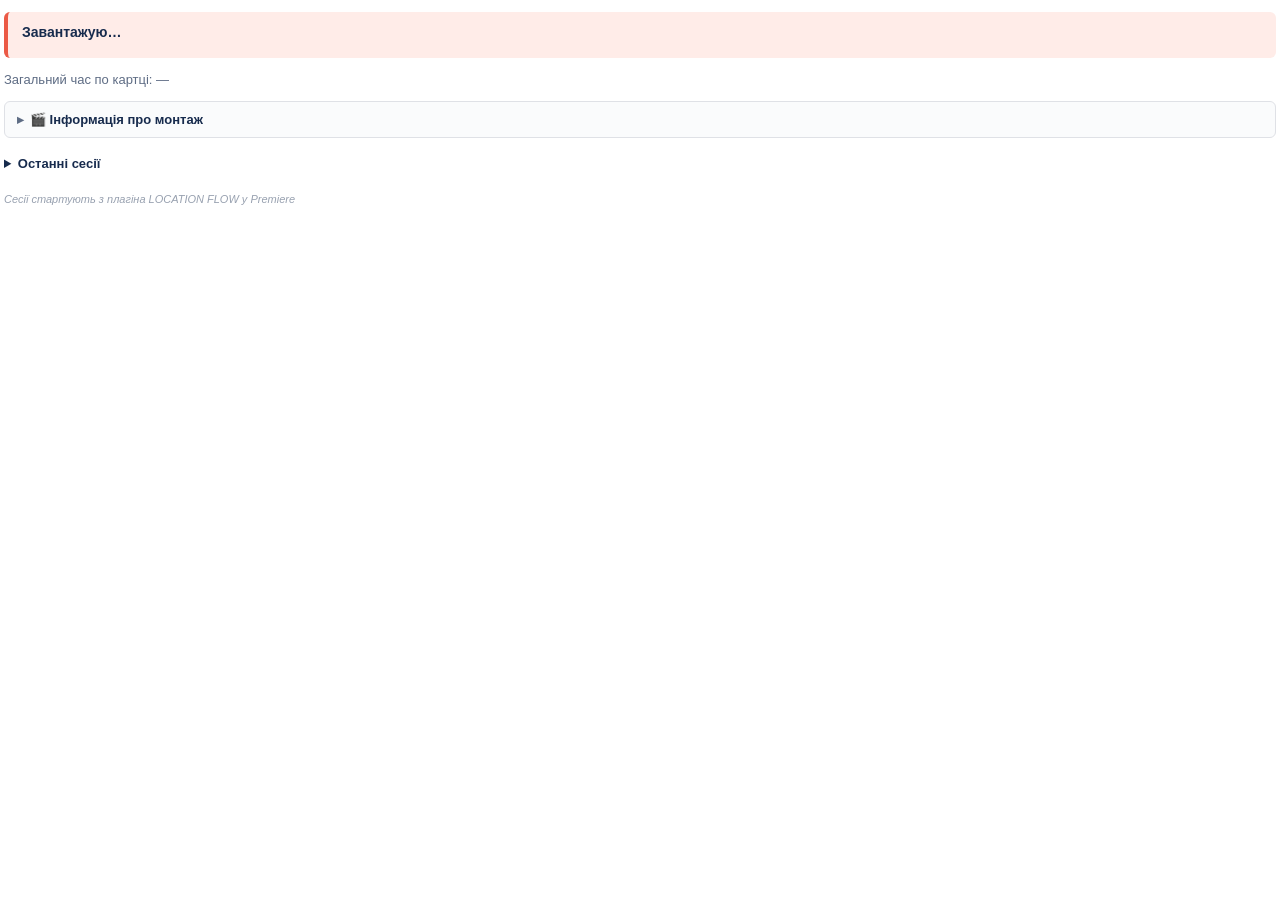
<file: section.html>
<!DOCTYPE html>
<html lang="uk">
<head>
  <meta charset="utf-8">
  <link rel="stylesheet" href="https://p.trellocdn.com/power-up.min.css">
  <script src="https://p.trellocdn.com/power-up.min.js"></script>
  <style>
    html, body {
      margin: 0;
      padding: 0;
      font-family: -apple-system, BlinkMacSystemFont, 'Segoe UI', Roboto, sans-serif;
      color: #172b4d;
      background: transparent;
    }
    #root {
      padding: 12px 4px 8px;
      display: flex;
      flex-direction: column;
      gap: 14px;
    }
    .status-card {
      display: flex;
      flex-direction: column;
      gap: 6px;
      padding: 12px 14px;
      border-radius: 6px;
      border-left: 4px solid #c1c7d0;
      background: #f4f5f7;
    }
    .status-card.working { border-left-color: #61bd4f; background: #ecf7e6; }
    .status-card.idle    { border-left-color: #f2d600; background: #fff9c4; }
    .status-card.break   { border-left-color: #f2d600; background: #fff9c4; }
    .status-card.no_work { border-left-color: #eb5a46; background: #ffece8; }

    .status-headline {
      font-size: 14px;
      font-weight: 600;
      display: flex;
      align-items: center;
      gap: 8px;
    }
    .status-detail {
      font-size: 13px;
      color: #5e6c84;
      font-variant-numeric: tabular-nums;
    }
    .status-detail b { color: #172b4d; }

    .total {
      font-size: 13px;
      color: #5e6c84;
      font-variant-numeric: tabular-nums;
    }

    summary {
      cursor: pointer;
      font-weight: 600;
      font-size: 13px;
      color: #172b4d;
      padding: 4px 0;
      user-select: none;
    }
    summary:hover { color: #0079bf; }

    ul#sessions {
      list-style: none;
      margin: 6px 0 0;
      padding: 0;
      font-size: 13px;
    }
    ul#sessions li {
      padding: 6px 0;
      border-bottom: 1px solid #ebecf0;
    }
    ul#sessions li:last-child { border-bottom: none; }
    .muted { color: #5e6c84; font-weight: 400; }

    .footer {
      margin-top: 4px;
      font-size: 11px;
      color: #97a0af;
      font-style: italic;
    }

    /* Admin-only поля (cost, тип монтажу) */
    .admin-block {
      display: none;
      flex-direction: column;
      gap: 8px;
      padding: 10px 12px;
      border: 1px solid #dfe1e6;
      border-radius: 6px;
      background: #fafbfc;
    }
    .admin-block.visible { display: flex; }
    .admin-block-title {
      font-size: 11px;
      font-weight: 600;
      color: #5e6c84;
      text-transform: uppercase;
      letter-spacing: 0.5px;
    }
    .admin-row {
      display: flex;
      gap: 8px;
      align-items: center;
    }
    .admin-row label {
      font-size: 12px;
      color: #5e6c84;
      min-width: 110px;
    }
    .admin-row input,
    .admin-row select {
      flex: 1;
      padding: 6px 8px;
      font-size: 13px;
      border: 1px solid #c1c7d0;
      border-radius: 4px;
      font-family: inherit;
      background: #fff;
      color: #172b4d;
    }
    .admin-row input:focus,
    .admin-row select:focus {
      outline: none;
      border-color: #0079bf;
    }
    .admin-saving {
      font-size: 11px;
      color: #5e6c84;
      font-style: italic;
      min-height: 14px;
    }

    .admin-warning {
      padding: 8px 10px;
      background: #fff4e0;
      border: 1px solid #ffb84d;
      border-radius: 4px;
      font-size: 11px;
      color: #5e3b00;
      line-height: 1.4;
    }
    .admin-warning b { color: #172b4d; }

    .admin-row select:disabled,
    .admin-row input:disabled {
      background: #f4f5f7;
      color: #97a0af;
      cursor: not-allowed;
      border-color: #ebecf0;
    }

    .admin-mini-btn {
      padding: 5px 10px;
      font-size: 12px;
      border: 1px solid #c1c7d0;
      border-radius: 4px;
      background: #fff;
      color: #172b4d;
      cursor: pointer;
      font-family: inherit;
      flex-shrink: 0;
    }
    .admin-mini-btn:hover { background: #ebecf0; }
    .admin-mini-btn.primary {
      background: #0079bf;
      color: #fff;
      border-color: #0079bf;
    }
    .admin-mini-btn.primary:hover { background: #026aa7; }

    .admin-new-client {
      display: flex;
      gap: 6px;
      align-items: center;
      padding: 8px;
      background: #e6f1fa;
      border: 1px solid #79b5e0;
      border-radius: 4px;
    }
    .admin-new-client[hidden] { display: none; }
    .admin-new-client input {
      flex: 1;
      padding: 6px 8px;
      font-size: 13px;
      border: 1px solid #c1c7d0;
      border-radius: 4px;
      background: #fff;
      color: #172b4d;
      font-family: inherit;
    }

    .admin-divider {
      height: 1px;
      background: #dfe1e6;
      margin: 4px 0 2px;
    }
    .admin-hint {
      font-size: 11px;
      color: #97a0af;
      font-style: italic;
      flex-shrink: 0;
      min-width: 60px;
    }


    .edit-info {
      padding: 8px 12px;
      border: 1px solid #dfe1e6;
      border-radius: 6px;
      background: #fafbfc;
    }
    .edit-info[hidden] { display: none; }
    .edit-info > summary {
      cursor: pointer;
      font-weight: 600;
      font-size: 13px;
      color: #172b4d;
      padding: 2px 0;
      list-style: none;
      user-select: none;
    }
    .edit-info > summary::-webkit-details-marker { display: none; }
    .edit-info > summary::before {
      content: '▸';
      display: inline-block;
      margin-right: 6px;
      transition: transform 0.15s;
      color: #5e6c84;
    }
    .edit-info[open] > summary::before { transform: rotate(90deg); }

    .edit-info-grid {
      display: flex;
      flex-direction: column;
      gap: 4px;
      margin-top: 8px;
      font-size: 12px;
    }
    .edit-info-row {
      display: flex;
      justify-content: space-between;
      align-items: baseline;
      gap: 12px;
      padding: 4px 0;
      border-bottom: 1px dashed #ebecf0;
    }
    .edit-info-row:last-child { border-bottom: none; }
    .edit-info-row > span {
      color: #5e6c84;
      font-size: 12px;
    }
    .edit-info-row > b {
      color: #172b4d;
      font-variant-numeric: tabular-nums;
      font-weight: 600;
    }
    .edit-info-row > b.match-yes { color: #166a3d; }
    .edit-info-row > b.match-no  { color: #b04632; }
    .edit-info-hint {
      margin-top: 8px;
      font-size: 11px;
      color: #97a0af;
      font-style: italic;
      line-height: 1.4;
    }

    .admin-client-status {
      font-size: 11px;
      padding-left: 118px; /* щоб збігалось зі стартом input'а під label'ом */
      color: #5e6c84;
      line-height: 1.4;
    }
    .admin-client-status.found  { color: #166a3d; }
    .admin-client-status.unknown { color: #b04632; }
    .admin-client-status .hint { color: #97a0af; font-style: italic; }

    /* Підсвічуємо input коли клієнт ще не вибраний */
    #admin-client.unmatched {
      border-color: #ffb84d;
      background: #fff8e6;
    }
    #admin-client.matched {
      border-color: #79b5e0;
      background: #f0f7fc;
    }
  </style>
</head>
<body>
  <div id="root">
    <div id="status" class="status-card no_work">
      <div class="status-headline" id="status-headline">Завантажую…</div>
      <div class="status-detail" id="status-detail"></div>
    </div>

    <div class="total" id="total">Загальний час по картці: —</div>

    <!-- Admin-only: розгортальний блок з технічною інфою з останнього snapshot Premiere.
         НЕ ставимо hidden за замовчуванням — JS ховає якщо не admin. Це дозволяє
         легко перевірити що section.html ОНОВИВСЯ — якщо блок з'явився при завантаженні
         картки, значить Trello підтягнув нову версію iframe. -->
    <details id="edit-info" class="edit-info">
      <summary>🎬 Інформація про монтаж</summary>
      <div class="edit-info-grid">
        <div class="edit-info-row"><span>Курсор на таймлайні</span><b id="ei-playhead">—</b></div>
        <div class="edit-info-row"><span>Тривалість sequence</span><b id="ei-duration">—</b></div>
        <div class="edit-info-row"><span>Прогрес (курсор / тривалість)</span><b id="ei-progress">—</b></div>
        <div class="edit-info-row"><span>Кліпів на таймлайні</span><b id="ei-clips">—</b></div>
        <div class="edit-info-row"><span>Розрізів</span><b id="ei-cuts">—</b></div>
        <div class="edit-info-row"><span>Відео треків</span><b id="ei-vtracks">—</b></div>
        <div class="edit-info-row"><span>Аудіо треків</span><b id="ei-atracks">—</b></div>
        <div class="edit-info-row"><span>Sequence в Premiere</span><b id="ei-seq">—</b></div>
        <div class="edit-info-row"><span>На правильному проєкті</span><b id="ei-match">—</b></div>
        <div class="edit-info-row"><span>Дані оновлено</span><b id="ei-fresh">—</b></div>
      </div>
      <div class="edit-info-hint">
        Дані беруться з останнього snapshot Premiere (раз на 30 сек) активної або останньої сесії на картці. Допомагає зрозуміти прогрес монтажу, навіть коли не з ким говорити.
      </div>
    </details>

    <div id="admin-block" class="admin-block">
      <div class="admin-block-title">🔒 Admin · призначення, тип, клієнт</div>

      <div id="admin-warning" class="admin-warning" hidden>
        ⚠️ Спочатку обери <b>тип монтажу</b> та <b>клієнта</b> — без цього монтажера призначити не можна.
      </div>

      <div class="admin-row">
        <label for="admin-type">Тип монтажу</label>
        <select id="admin-type">
          <option value="">— обери —</option>
          <option value="interview">Інтерв'ю / подкаст</option>
          <option value="solo">Соло (одна людина в кадрі)</option>
          <option value="dynamic">Динамічний монтаж</option>
          <option value="reels">Reels (соцмережі)</option>
          <option value="motion">Моушн / графіка</option>
          <option value="commercial">Реклама</option>
          <option value="documentary">Документальний</option>
        </select>
      </div>

      <div class="admin-row">
        <label for="admin-client">Клієнт</label>
        <input id="admin-client" type="text" list="admin-client-options"
               placeholder="Почни писати… (напр. ожи)" autocomplete="off">
        <datalist id="admin-client-options"></datalist>
        <button id="admin-client-clear" class="admin-mini-btn" title="Очистити">×</button>
        <button id="admin-add-client" class="admin-mini-btn" title="Додати нового клієнта">+</button>
      </div>
      <div id="admin-client-status" class="admin-client-status" hidden></div>

      <!-- Інлайн-форма додавання нового клієнта (схована за замовчуванням) -->
      <div id="admin-new-client" class="admin-new-client" hidden>
        <input id="admin-new-client-name" type="text" placeholder="Назва клієнта (напр. Бородатюк)" maxlength="60">
        <button id="admin-new-client-save" class="admin-mini-btn primary">Зберегти</button>
        <button id="admin-new-client-cancel" class="admin-mini-btn">×</button>
      </div>

      <div class="admin-row">
        <label for="admin-monteur">Монтажер</label>
        <select id="admin-monteur" disabled>
          <option value="">— не призначено —</option>
        </select>
      </div>

      <div class="admin-row">
        <label for="admin-cost">Вартість (грн)</label>
        <input id="admin-cost" type="number" min="0" step="0.01" placeholder="—">
      </div>

      <div class="admin-divider"></div>

      <div class="admin-row">
        <label for="admin-final-duration">Тривалість фінал. відео</label>
        <input id="admin-final-duration" type="text" placeholder="15:30 або 90 (хв)" autocomplete="off">
        <span class="admin-hint" id="admin-final-duration-hint">—</span>
      </div>

      <div id="admin-saving" class="admin-saving"></div>
    </div>

    <details>
      <summary id="sessions-summary">Останні сесії</summary>
      <ul id="sessions">
        <li class="muted">Завантажую…</li>
      </ul>
    </details>

    <div class="footer">Сесії стартують з плагіна LOCATION FLOW у Premiere</div>
  </div>

  <script src="./section.js"></script>
</body>
</html>
</file>
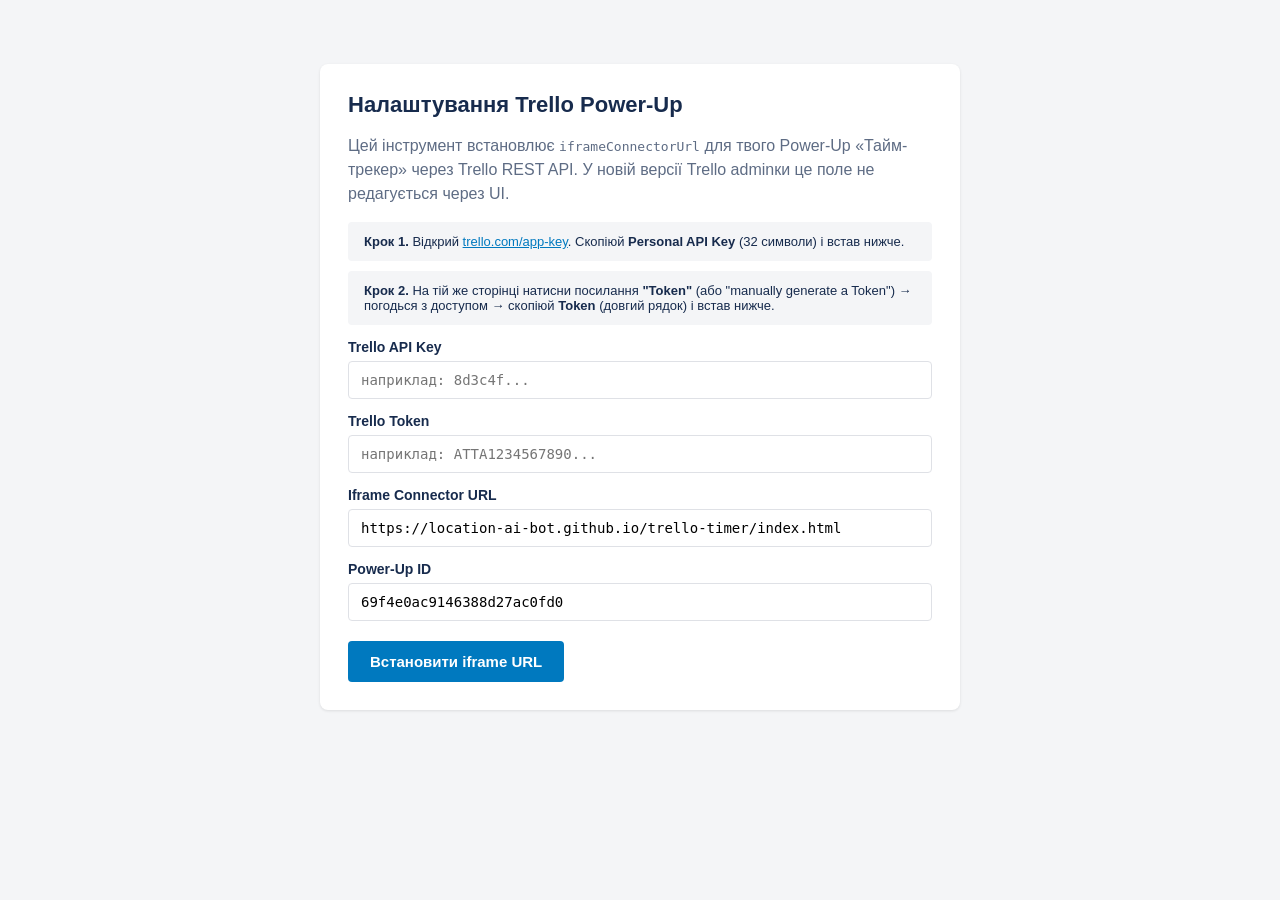
<file: setup-helper.html>
<!DOCTYPE html>
<html lang="uk">
<head>
  <meta charset="utf-8">
  <title>Тайм-трекер · Налаштування iframe URL</title>
  <style>
    body {
      font-family: -apple-system, BlinkMacSystemFont, 'Segoe UI', Roboto, sans-serif;
      max-width: 640px;
      margin: 40px auto;
      padding: 24px;
      color: #172b4d;
      background: #f4f5f7;
    }
    .card {
      background: white;
      border-radius: 8px;
      padding: 28px;
      box-shadow: 0 1px 3px rgba(0, 0, 0, 0.1);
    }
    h1 { margin-top: 0; font-size: 22px; }
    p { line-height: 1.5; color: #5e6c84; }
    label { display: block; font-weight: 600; margin: 14px 0 6px; font-size: 14px; }
    input[type="text"] {
      width: 100%;
      padding: 10px 12px;
      font-size: 14px;
      border: 1px solid #dfe1e6;
      border-radius: 4px;
      box-sizing: border-box;
      font-family: monospace;
    }
    input[type="text"]:focus { outline: none; border-color: #0079bf; }
    button {
      margin-top: 20px;
      padding: 12px 22px;
      font-size: 15px;
      font-weight: 600;
      background: #0079bf;
      color: white;
      border: none;
      border-radius: 4px;
      cursor: pointer;
    }
    button:hover { background: #026aa7; }
    button:disabled { opacity: 0.5; cursor: not-allowed; }
    .step { background: #f4f5f7; padding: 12px 16px; border-radius: 4px; margin: 10px 0; font-size: 13px; }
    .step a { color: #0079bf; }
    .result {
      margin-top: 20px;
      padding: 14px;
      border-radius: 4px;
      font-size: 13px;
      font-family: monospace;
      white-space: pre-wrap;
      word-break: break-all;
      display: none;
    }
    .ok { background: #e3fcef; color: #006644; border: 1px solid #57d9a3; }
    .err { background: #ffebe6; color: #bf2600; border: 1px solid #ff8f73; }
  </style>
</head>
<body>
  <div class="card">
    <h1>Налаштування Trello Power-Up</h1>
    <p>Цей інструмент встановлює <code>iframeConnectorUrl</code> для твого Power-Up «Тайм-трекер» через Trello REST API. У новій версії Trello adminки це поле не редагується через UI.</p>

    <div class="step">
      <b>Крок 1.</b> Відкрий <a href="https://trello.com/app-key" target="_blank">trello.com/app-key</a>. Скопіюй <b>Personal API Key</b> (32 символи) і встав нижче.
    </div>
    <div class="step">
      <b>Крок 2.</b> На тій же сторінці натисни посилання <b>"Token"</b> (або "manually generate a Token") → погодься з доступом → скопіюй <b>Token</b> (довгий рядок) і встав нижче.
    </div>

    <label>Trello API Key</label>
    <input id="key" type="text" placeholder="наприклад: 8d3c4f...">

    <label>Trello Token</label>
    <input id="token" type="text" placeholder="наприклад: ATTA1234567890...">

    <label>Iframe Connector URL</label>
    <input id="url" type="text" value="https://location-ai-bot.github.io/trello-timer/index.html">

    <label>Power-Up ID</label>
    <input id="plugin" type="text" value="69f4e0ac9146388d27ac0fd0">

    <button id="go">Встановити iframe URL</button>

    <div id="result" class="result"></div>
  </div>

  <script>
    const btn = document.getElementById('go');
    const resultEl = document.getElementById('result');

    btn.addEventListener('click', async () => {
      const key = document.getElementById('key').value.trim();
      const token = document.getElementById('token').value.trim();
      const url = document.getElementById('url').value.trim();
      const pluginId = document.getElementById('plugin').value.trim();

      if (!key || !token || !url || !pluginId) {
        showResult('Заповни всі поля', false);
        return;
      }

      btn.disabled = true;
      btn.textContent = 'Надсилаю...';
      resultEl.style.display = 'none';

      try {
        const res = await fetch(
          `https://api.trello.com/1/plugins/${pluginId}?key=${encodeURIComponent(key)}&token=${encodeURIComponent(token)}`,
          {
            method: 'PUT',
            headers: { 'Content-Type': 'application/json' },
            body: JSON.stringify({ iframeConnectorUrl: url }),
          }
        );

        const text = await res.text();
        let parsed;
        try { parsed = JSON.parse(text); } catch (e) { parsed = text; }

        if (res.ok) {
          showResult(
            'OK! Iframe URL встановлено. Тепер Power-Up має зʼявитися в каталозі Trello.\n\nВідповідь сервера:\n' +
              JSON.stringify(parsed, null, 2),
            true
          );
        } else {
          showResult(
            `Помилка ${res.status}: ${res.statusText}\n\n` + JSON.stringify(parsed, null, 2),
            false
          );
        }
      } catch (e) {
        showResult('Запит впав: ' + e.message, false);
      } finally {
        btn.disabled = false;
        btn.textContent = 'Встановити iframe URL';
      }
    });

    function showResult(msg, ok) {
      resultEl.textContent = msg;
      resultEl.className = 'result ' + (ok ? 'ok' : 'err');
      resultEl.style.display = 'block';
    }
  </script>
</body>
</html>
</file>
